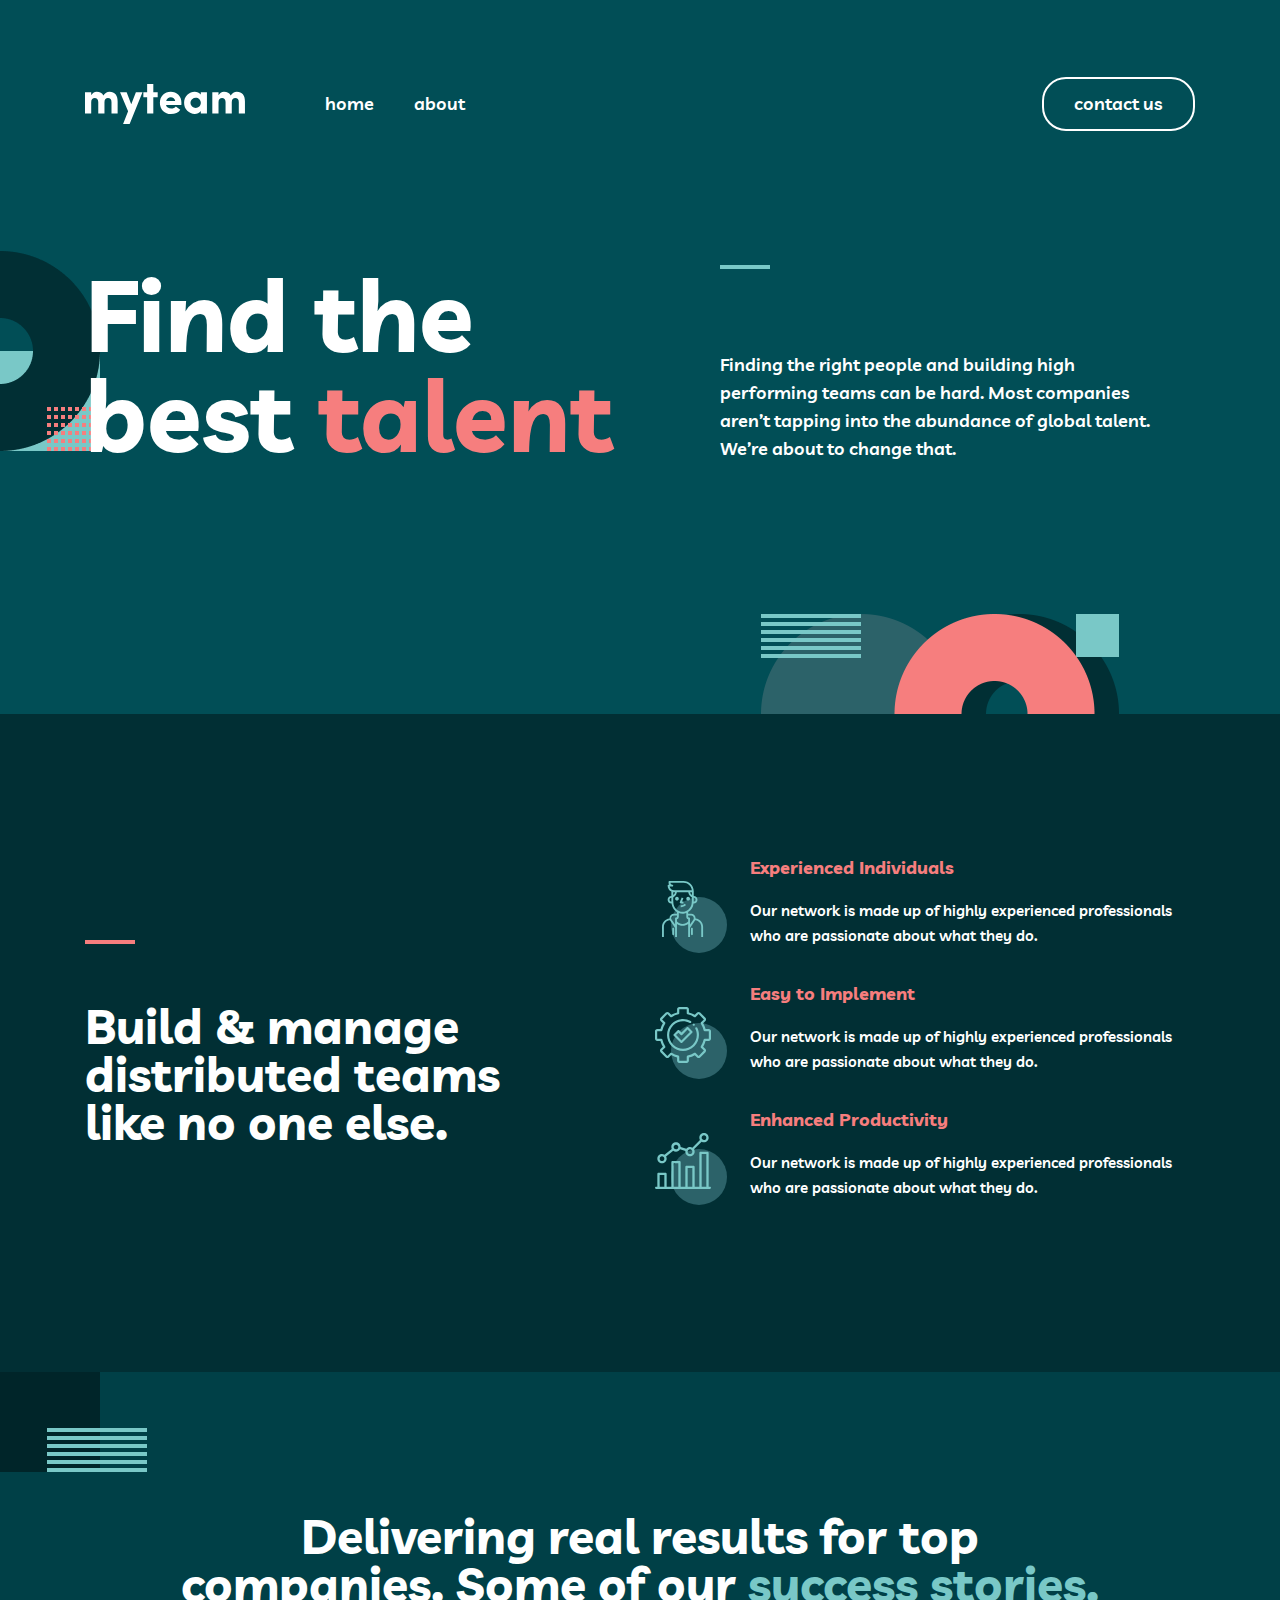
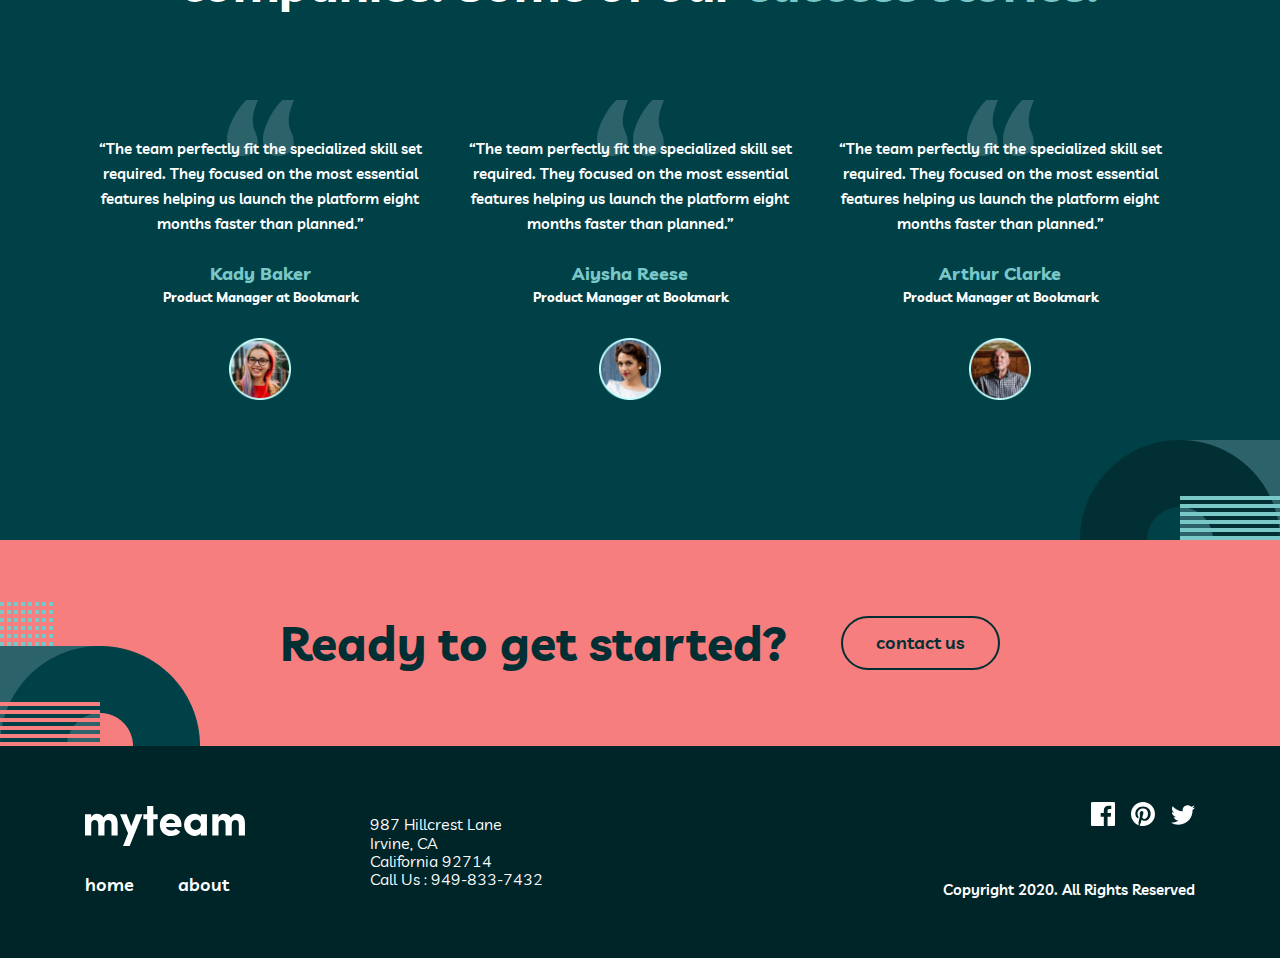
<file: index.html>
<!DOCTYPE html>
<html lang="en">
<head>
  <meta charset="UTF-8">
  <meta http-equiv="X-UA-Compatible" content="IE=edge">
  <meta name="viewport" content="width=device-width, initial-scale=1.0">
  <title>myteam</title>
  <link rel="stylesheet" href="./css/main.css">
</head>
<body>
  <header class="header">
    <div class="container">        
      <div class="header__iner">
        <a class="header__logo" href="./index.html"> <img src="./images/myteam.svg" alt="site logo" width="160" height="40"> </a>
        
        <nav class="menu">
          <ul class="menu__list">
            <li>
              <a class="menu__link" href="./index.html"> home </a>
            </li>
            <li>
              <a class="menu__link" href="./about.html"> about </a>
            </li>
          </ul>
        </nav>        
        <a class="header__link" href="#"> contact us </a> 
        <button class="header__burger-btn"  type="button">☰</button>       
      </div>
    </div>
    
  </header>
  
  <main class="main">
    <section class="hero">
      <div class="container">        
        <div class="hero__iner">
          <div class="hero__iner__box">
            <h1 class="hero__iner__box__tittle">
              Find the <br>  best <strong>talent </strong> 
            </h1>
          </div>
          <div class="hero__iner__text">
            <span class="hero__iner__text__top"></span>
            <p> Finding the right people and building high performing teams can be hard. Most companies aren’t tapping into the abundance of global talent. We’re about to change that. </p>
          </div>
        </div>
      </div>
    </section>
    
    <section class="main__section__bulid">
      <div class="container"> 
        <div class="main__section__bulid__box">        
          
          <div class="main__section__bulid__box__title">
            <span class="main__section__bulid__box__span"></span>
            <h2 class="main__section__bulid__box__title__item">
              Build & manage distributed teams like no one else.
            </h2>
          </div>
          
          <div class="main__section__bulid__box__text">
            
            <ul class="main__section__bulid__box__text__list">
              <li class="main__section__bulid__box__text__list__item">
                <div class="main__section__bulid__box__text__item">
                  <span class="main__section__bulid__box__text__item__text">
                    <strong class="main__section__bulid__box__text__item__text__strong">Experienced Individuals</strong>
                    Our network is made up of highly experienced professionals who are passionate about what they do.
                  </span>
                </div>
              </li>
              
              <li class="main__section__bulid__box__text__list__item">
                <div class="main__section__bulid__box__text__item">
                  <span class="main__section__bulid__box__text__item__text">
                    <strong class="main__section__bulid__box__text__item__text__strong">Easy to Implement</strong>
                    Our network is made up of highly experienced professionals who are passionate about what they do.
                  </span>
                </div>
              </li>
              <li class="main__section__bulid__box__text__list__item">
                <div class="main__section__bulid__box__text__item">
                  <span class="main__section__bulid__box__text__item__text">
                    <strong class="main__section__bulid__box__text__item__text__strong">Enhanced Productivity</strong>
                    Our network is made up of highly experienced professionals who are passionate about what they do.
                  </span>
                </div>
              </li>
            </ul>          
          </div>
        </div>
      </div>
    </section>
    
    
    <section class="main__section__results">
      <div class="container">
        <div class="main__section__results__box__header"> 
          <div class="main__section__results__iner">
            <h2 class="main__section__results__iner__tittle">
              Delivering real results for top companies. Some of our <strong> success stories. </strong>
            </h2>
          </div>
          <div class="main__section__results__box">
            
            
            <div class="main__section__results__box__item">
              <blockquote class="main__section__results__box__item__span">
                “The team perfectly fit the specialized skill set required. They focused on the most essential features helping us launch the platform eight months faster than planned.”
              </blockquote>
              <strong class="main__section__results__box__item__name">
                <strong> Kady Baker </strong>   
                Product Manager at Bookmark
              </strong>
              <img class="img" src="./images/Oval@2x.png" width="62" height="62" alt="Kady Baker">
            </div>
            
            <div class="main__section__results__box__item">
              <blockquote class="main__section__results__box__item__span">
                “The team perfectly fit the specialized skill set required. They focused on the most essential features helping us launch the platform eight months faster than planned.”
              </blockquote>
              <strong class="main__section__results__box__item__name">
                <strong> Aiysha Reese </strong>   
                Product Manager at Bookmark
              </strong>
              <img class="img" src="./images/bac@2x.png" width="62" height="62" alt="Kady Baker">
            </div>
            
            
            <div class="main__section__results__box__item">
              <blockquote class="main__section__results__box__item__span">
                “The team perfectly fit the specialized skill set required. They focused on the most essential features helping us launch the platform eight months faster than planned.”
              </blockquote>
              <strong class="main__section__results__box__item__name">
                <strong> Arthur Clarke </strong>   
                Product Manager at Bookmark
              </strong>
              <img class="img" src="./images/bag6@2x.png" width="62" height="62" alt="Kady Baker">
            </div>
            
          </div>
        </div>
        
      </div>
      
    </section>
    
    <section class="main__minisection">
      <div class="container">
        <div class="main__minisection__box">
          <h3 class="main__minisection__box__tittle">
            Ready to get started?
          </h3>
          <a class="main__minisection__box__link" href="#"> contact us </a>
        </div>
        
        
      </div>
      
      
    </section>
  </main>
  
  <footer class="footer">
    <div class="container">
      <div class="footer__iner">
        
        <div class="footer__right">
          <div class="footer__right__box">
            
            <a class="footer__img" href="#"> <img src="./images/myteam.svg" alt="site-logo"></a>
            
            <a class="footer-link" href="./index.html"> home</a>
            <a class="footer-link" href="#"> about</a>
          </div>
          
          <div class="footer__right__iner">
            <span class="footer__right__contakt">
              987  Hillcrest Lane <br> Irvine, CA <br> California 92714 <br> Call Us : 949-833-7432
            </span>
          </div>
          
        </div>
        
        <div class="footer__left">
          <ul class="footer__left-list  list">
            <li class="list__item">
              <a class="list__item__link" href=""> <img src="./images/face.svg" width="24" height="24" alt="facebook"> </a>
            </li>
            <li class="list__item">
              <a href="#"> <img src="./images/idic.svg" width="24" height="24" alt="idic"></a>
            </li>
            <li>
              <a href="#"> <img src="./images/twitter.svg" width="24" height="24" alt="idic"></a>
              
            </li>
          </ul>
          
          <span class="footer__left__text">
            Copyright 2020. All Rights Reserved
          </span>
          
        </div>
        
        
        
        
      </div>
    </div>
    
  </footer>
  
  
</body>
</html>
</file>
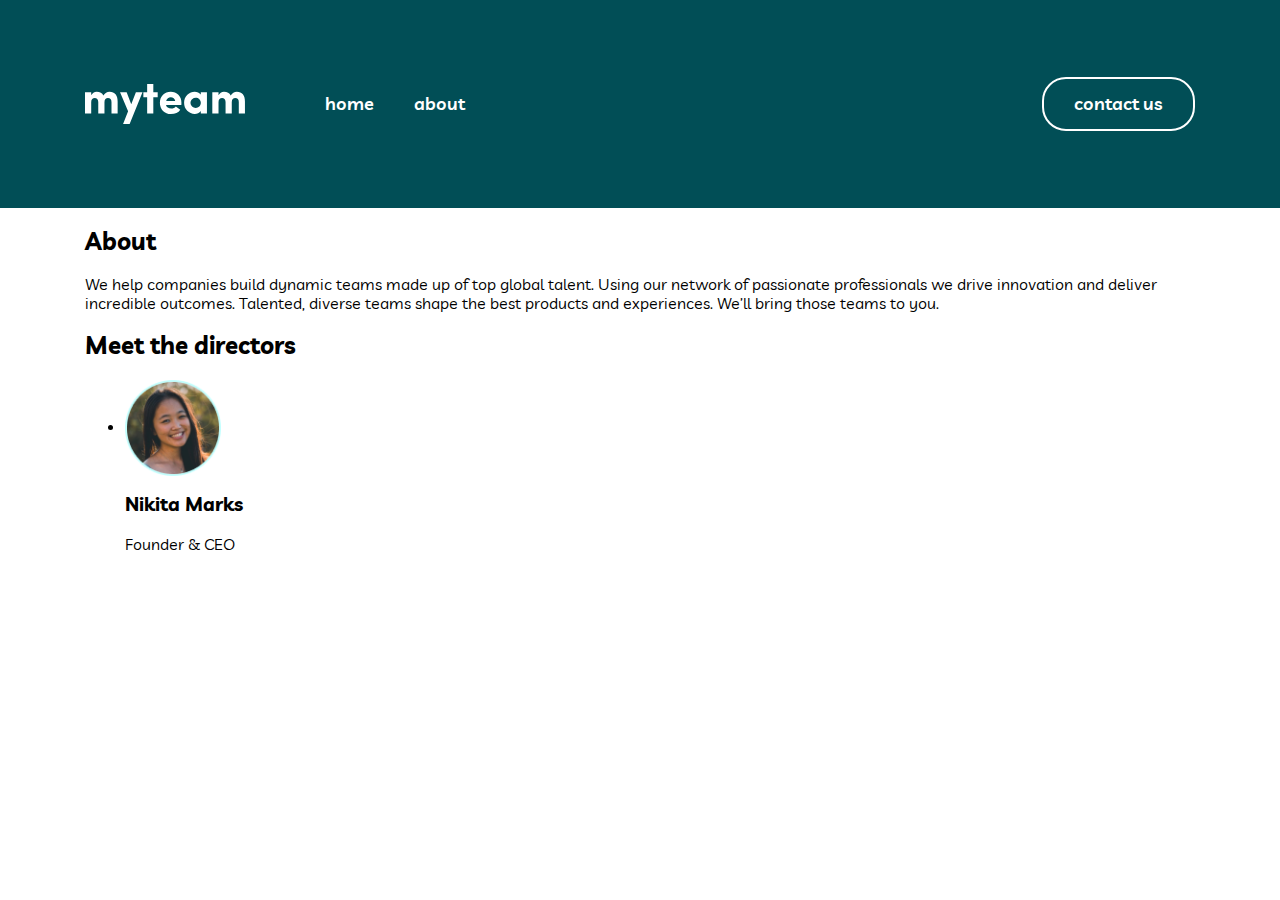
<file: about.html>
<!DOCTYPE html>
<html lang="en">
<head>
  <meta charset="UTF-8">
  <meta http-equiv="X-UA-Compatible" content="IE=edge">
  <meta name="viewport" content="width=device-width, initial-scale=1.0">
  <title>about</title>
  <link rel="stylesheet" href="./css/main.css">
  
</head>
<body>
  <header class="header">
    <div class="container">        
      <div class="header__iner">
        <a class="header__logo" href="./index.html"> <img src="./images/myteam.svg" alt="site logo" width="160" height="40"> </a>
        
        <nav class="menu">
          <ul class="menu__list">
            <li>
              <a class="menu__link" href="./index.html"> home </a>
            </li>
            <li>
              <a class="menu__link" href="./index.html"> about </a>
            </li>
          </ul>
        </nav>        
        <a class="header__link" href="#"> contact us </a> 
        <button class="header__burger-btn"  type="button">☰</button>       
      </div>
    </div>    
  </header>
  
  <main class="about">
    
    <section class="about__hero ">
      <div class="container">
        <div class="about__hero__iner">
          <div class="text-box">
            <h2 class="title">
              About
            </h2>
            <p class="text-box__item">
              We help companies build dynamic teams made up of top global talent. Using our network of passionate professionals we drive innovation and deliver incredible outcomes. Talented, diverse teams shape the best products and experiences. We’ll bring those teams to you.
            </p>
          </div>         
          
        </div>
      </div>
      
    </section>
    
    <section class="about__directors">
      <div class="container">
        <div class="directors">
          <h2 class="directors__text">
            Meet the directors
          </h2>
          
          <ul class="directors__list">
            <li class="directors__list__item">
              <img class="directors__list__item__img" src="./images/makita.png" width="96" height="96" alt="Nikita Marks">
              <h3 class="directors__list__item__name">
                Nikita Marks
              </h3>
              <p class="directors__list__item__tittle">
                Founder & CEO
              </p>
            </li>
            
          </ul>
          
        </div>
      </div>
      
    </section>
    
    
  </main>
  
  
  
</body>
</html>
</file>
<file: css/main.css>
@font-face {
  font-family: 'Livvic';
  font-style: normal;
  font-weight: 400;
  src: url("../fonts/livvic-v13-latin-regular.woff2") format("woff2"), url("../fonts/livvic-v13-latin-regular.woff") format("woff");
}

@font-face {
  font-family: 'Livvic';
  font-style: normal;
  font-weight: 600;
  src: url("../fonts/livvic-v13-latin-600.woff2") format("woff2"), url("../fonts/livvic-v13-latin-600.woff") format("woff");
}

@font-face {
  font-family: 'Livvic';
  font-style: normal;
  font-weight: 700;
  src: url("../fonts/livvic-v13-latin-700.woff2") format("woff2"), url("../fonts/livvic-v13-latin-700.woff") format("woff");
}

/*! normalize.css v8.0.1 | MIT License | github.com/necolas/normalize.css */
/* Document
   ========================================================================== */
/**
 * 1. Correct the line height in all browsers.
 * 2. Prevent adjustments of font size after orientation changes in iOS.
 */
html {
  line-height: 1.15;
  /* 1 */
  -webkit-text-size-adjust: 100%;
  /* 2 */
}

/* Sections
   ========================================================================== */
/**
 * Remove the margin in all browsers.
 */
body {
  margin: 0;
}

/**
 * Render the `main` element consistently in IE.
 */
main {
  display: block;
}

/**
 * Correct the font size and margin on `h1` elements within `section` and
 * `article` contexts in Chrome, Firefox, and Safari.
 */
h1 {
  font-size: 2em;
  margin: 0.67em 0;
}

/* Grouping content
   ========================================================================== */
/**
 * 1. Add the correct box sizing in Firefox.
 * 2. Show the overflow in Edge and IE.
 */
hr {
  -webkit-box-sizing: content-box;
          box-sizing: content-box;
  /* 1 */
  height: 0;
  /* 1 */
  overflow: visible;
  /* 2 */
}

/**
 * 1. Correct the inheritance and scaling of font size in all browsers.
 * 2. Correct the odd `em` font sizing in all browsers.
 */
pre {
  font-family: monospace, monospace;
  /* 1 */
  font-size: 1em;
  /* 2 */
}

/* Text-level semantics
   ========================================================================== */
/**
 * Remove the gray background on active links in IE 10.
 */
a {
  background-color: transparent;
}

/**
 * 1. Remove the bottom border in Chrome 57-
 * 2. Add the correct text decoration in Chrome, Edge, IE, Opera, and Safari.
 */
abbr[title] {
  border-bottom: none;
  /* 1 */
  text-decoration: underline;
  /* 2 */
  -webkit-text-decoration: underline dotted;
          text-decoration: underline dotted;
  /* 2 */
}

/**
 * Add the correct font weight in Chrome, Edge, and Safari.
 */
b,
strong {
  font-weight: bolder;
}

/**
 * 1. Correct the inheritance and scaling of font size in all browsers.
 * 2. Correct the odd `em` font sizing in all browsers.
 */
code,
kbd,
samp {
  font-family: monospace, monospace;
  /* 1 */
  font-size: 1em;
  /* 2 */
}

/**
 * Add the correct font size in all browsers.
 */
small {
  font-size: 80%;
}

/**
 * Prevent `sub` and `sup` elements from affecting the line height in
 * all browsers.
 */
sub,
sup {
  font-size: 75%;
  line-height: 0;
  position: relative;
  vertical-align: baseline;
}

sub {
  bottom: -0.25em;
}

sup {
  top: -0.5em;
}

/* Embedded content
   ========================================================================== */
/**
 * Remove the border on images inside links in IE 10.
 */
img {
  border-style: none;
}

/* Forms
   ========================================================================== */
/**
 * 1. Change the font styles in all browsers.
 * 2. Remove the margin in Firefox and Safari.
 */
button,
input,
optgroup,
select,
textarea {
  font-family: inherit;
  /* 1 */
  font-size: 100%;
  /* 1 */
  line-height: 1.15;
  /* 1 */
  margin: 0;
  /* 2 */
}

/**
 * Show the overflow in IE.
 * 1. Show the overflow in Edge.
 */
button,
input {
  /* 1 */
  overflow: visible;
}

/**
 * Remove the inheritance of text transform in Edge, Firefox, and IE.
 * 1. Remove the inheritance of text transform in Firefox.
 */
button,
select {
  /* 1 */
  text-transform: none;
}

/**
 * Correct the inability to style clickable types in iOS and Safari.
 */
button,
[type="button"],
[type="reset"],
[type="submit"] {
  -webkit-appearance: button;
}

/**
 * Remove the inner border and padding in Firefox.
 */
button::-moz-focus-inner,
[type="button"]::-moz-focus-inner,
[type="reset"]::-moz-focus-inner,
[type="submit"]::-moz-focus-inner {
  border-style: none;
  padding: 0;
}

/**
 * Restore the focus styles unset by the previous rule.
 */
button:-moz-focusring,
[type="button"]:-moz-focusring,
[type="reset"]:-moz-focusring,
[type="submit"]:-moz-focusring {
  outline: 1px dotted ButtonText;
}

/**
 * Correct the padding in Firefox.
 */
fieldset {
  padding: 0.35em 0.75em 0.625em;
}

/**
 * 1. Correct the text wrapping in Edge and IE.
 * 2. Correct the color inheritance from `fieldset` elements in IE.
 * 3. Remove the padding so developers are not caught out when they zero out
 *    `fieldset` elements in all browsers.
 */
legend {
  -webkit-box-sizing: border-box;
          box-sizing: border-box;
  /* 1 */
  color: inherit;
  /* 2 */
  display: table;
  /* 1 */
  max-width: 100%;
  /* 1 */
  padding: 0;
  /* 3 */
  white-space: normal;
  /* 1 */
}

/**
 * Add the correct vertical alignment in Chrome, Firefox, and Opera.
 */
progress {
  vertical-align: baseline;
}

/**
 * Remove the default vertical scrollbar in IE 10+.
 */
textarea {
  overflow: auto;
}

/**
 * 1. Add the correct box sizing in IE 10.
 * 2. Remove the padding in IE 10.
 */
[type="checkbox"],
[type="radio"] {
  -webkit-box-sizing: border-box;
          box-sizing: border-box;
  /* 1 */
  padding: 0;
  /* 2 */
}

/**
 * Correct the cursor style of increment and decrement buttons in Chrome.
 */
[type="number"]::-webkit-inner-spin-button,
[type="number"]::-webkit-outer-spin-button {
  height: auto;
}

/**
 * 1. Correct the odd appearance in Chrome and Safari.
 * 2. Correct the outline style in Safari.
 */
[type="search"] {
  -webkit-appearance: textfield;
  /* 1 */
  outline-offset: -2px;
  /* 2 */
}

/**
 * Remove the inner padding in Chrome and Safari on macOS.
 */
[type="search"]::-webkit-search-decoration {
  -webkit-appearance: none;
}

/**
 * 1. Correct the inability to style clickable types in iOS and Safari.
 * 2. Change font properties to `inherit` in Safari.
 */
::-webkit-file-upload-button {
  -webkit-appearance: button;
  /* 1 */
  font: inherit;
  /* 2 */
}

/* Interactive
   ========================================================================== */
/*
 * Add the correct display in Edge, IE 10+, and Firefox.
 */
details {
  display: block;
}

/*
 * Add the correct display in all browsers.
 */
summary {
  display: list-item;
}

/* Misc
   ========================================================================== */
/**
 * Add the correct display in IE 10+.
 */
template {
  display: none;
}

/**
 * Add the correct display in IE 10.
 */
[hidden] {
  display: none;
}

html {
  height: 100%;
  scroll-behavior: smooth;
}

*, *::before, *::after {
  -webkit-box-sizing: border-box;
          box-sizing: border-box;
}

body {
  display: -webkit-box;
  display: -ms-flexbox;
  display: flex;
  -webkit-box-orient: vertical;
  -webkit-box-direction: normal;
      -ms-flex-direction: column;
          flex-direction: column;
  height: 100%;
  margin: 0;
  padding: 0;
  font-family: "Livvic", sans-serif;
}

main {
  -webkit-box-flex: 1;
      -ms-flex-positive: 1;
          flex-grow: 1;
}

img {
  max-width: 100%;
  height: auto;
  vertical-align: middle;
  -o-object-fit: cover;
     object-fit: cover;
}

.visually-hidden {
  clip: rect(0 0 0 0);
  -webkit-clip-path: inset(50%);
          clip-path: inset(50%);
  height: 1px;
  overflow: hidden;
  position: absolute;
  white-space: nowrap;
  width: 1px;
}

.container {
  width: 100%;
  max-width: 1150px;
  margin: 0 auto;
  padding: 0 20px;
}

.header {
  background-color: #014E56;
}

.header__iner {
  display: -webkit-box;
  display: -ms-flexbox;
  display: flex;
  -webkit-box-align: center;
      -ms-flex-align: center;
          align-items: center;
  padding-top: 77px;
  padding-bottom: 77px;
}

.header__logo {
  margin-right: 80px;
}

.header__link {
  display: inline-block;
  margin-left: auto;
  max-width: 153px;
  padding: 11px;
  text-align: center;
  color: #fff;
  text-decoration: none;
  width: 100%;
  border: 2px solid #FFFFFF;
  border-radius: 24px;
  font-weight: 600;
  font-size: 18px;
  line-height: 28px;
}

.header__link:hover {
  background-color: #fff;
  color: #002529;
}

.menu {
  margin: 0;
  padding: 0;
}

.menu__list {
  display: -webkit-box;
  display: -ms-flexbox;
  display: flex;
  margin: 0;
  padding: 0;
  list-style: none;
}

.menu__list > li {
  margin-right: 40px;
}

.menu__link {
  text-decoration: none;
  font-weight: 600;
  font-size: 18px;
  line-height: 28px;
  color: #fff;
}

.menu__link:hover {
  color: #F67E7E;
}

.header__burger-btn {
  display: none;
  color: #fff;
  background-color: transparent;
  border: 0px;
  font-size: 24px;
}

.header__logo {
  margin-right: 80px;
}

@media only screen and (max-width: 845px) {
  .header__iner {
    padding: 64px 0;
  }
  .header__logo {
    margin-right: 48px;
  }
}

@media only screen and (max-width: 605px) {
  .header__logo {
    margin-right: auto;
  }
  .header__iner {
    padding-top: 48px;
    padding-bottom: 48px;
  }
  .menu {
    display: none;
  }
  .header__link {
    display: none;
  }
  .header__burger-btn {
    display: block;
    margin-left: auto;
  }
  .hero__iner__text__top {
    font-weight: 600;
    font-size: 15px;
    line-height: 28px;
  }
  .header__burger-btn {
    display: block;
  }
}

.main {
  background-color: #014E56;
}

.hero {
  position: relative;
  padding-top: 56px;
  padding-bottom: 250px;
  overflow: hidden;
  background-image: url(../images/back.png), url(../images/bottomback.png);
  background-size: 200px 200px, 358px 200px;
  background-repeat: no-repeat;
  background-position: calc(50% - 760px) calc(50% - 110px), calc(50% + 300px) calc(50% + 250px);
}

.hero__iner {
  display: -webkit-box;
  display: -ms-flexbox;
  display: flex;
  -webkit-box-align: center;
      -ms-flex-align: center;
          align-items: center;
}

.hero__iner__box {
  max-width: 635px;
  width: 100%;
}

.hero__iner__box__tittle {
  margin: 0;
  font-weight: 700;
  font-size: 100px;
  line-height: 100px;
  color: #FFFFFF;
}

.hero__iner__box__tittle > strong {
  color: #F67E7E;
}

.hero__iner__text {
  max-width: 445px;
  width: 100%;
  margin-right: 30px;
}

.hero__iner__text__top {
  display: inline-block;
  width: 50px;
  height: 4px;
  background: #79C8C7;
  margin-bottom: 79px;
}

.hero__iner__text > p {
  margin: 0;
  font-weight: 600;
  font-size: 18px;
  line-height: 28px;
  color: #FFFFFF;
  text-align: left;
}

@media only screen and (-webkit-min-device-pixel-ratio: 2), only screen and (min--moz-device-pixel-ratio: 2), only screen and (min-device-pixel-ratio: 2), only screen and (min-resolution: 192dpi), only screen and (min-resolution: 2dppx) {
  .hero::after {
    background-image: url(../images/back@2x.png);
  }
  .hero::before {
    background-image: url(../images/bottomback@2x.png);
  }
}

@media only screen and (max-width: 1350px) {
  .hero {
    background-image: url(../images/tabletbgtop.png), url(../images/tabletbgbot.png);
    background-position: left calc(50% - 110px), calc(50% + 300px) bottom;
    background-size: 100px 200px, 358px 100px;
  }
}

@media only screen and (max-width: 1061px) {
  .hero__iner__box__tittle {
    font-size: 90px;
    line-height: 90px;
    margin-right: 10px;
  }
  .hero__iner__text > p {
    font-size: 17px;
    line-height: 26px;
  }
}

@media only screen and (max-width: 1000px) {
  .hero__iner__box__tittle {
    font-size: 80px;
    line-height: 80px;
    margin-right: 10px;
  }
  .hero__iner__text > p {
    font-size: 16px;
    line-height: 26px;
  }
}

@media only screen and (max-width: 940px) {
  .hero {
    padding-top: 48px;
    padding-bottom: 250px;
  }
  .hero__iner__box__tittle {
    font-size: 70px;
    line-height: 70px;
    margin-right: 10px;
  }
  .hero__iner__text > p {
    font-size: 16px;
    line-height: 26px;
  }
}

@media only screen and (max-width: 851px) {
  .hero {
    padding-top: 56px;
    padding-bottom: 250px;
    background-image: url(../images/tabletbgbot.png);
    background-position: calc(50% + 00px) bottom;
    background-size: 358px 100px;
  }
  .hero__iner {
    max-width: 683px;
    text-align: center;
    margin-left: auto;
    margin-right: auto;
  }
  .hero__iner__text {
    text-align: center;
    margin-bottom: 0;
  }
  .hero__iner__text {
    text-align: center;
    max-width: 457px;
    font-size: 15px;
    line-height: 28px;
  }
  .hero__iner__box__tittle {
    text-align: center;
  }
  .hero__iner__text__top {
    font-weight: 700;
    font-size: 64px;
    line-height: 56px;
  }
  .hero__iner__box__tittle {
    margin-right: 20px;
  }
  .hero__iner {
    -webkit-box-orient: vertical;
    -webkit-box-direction: normal;
        -ms-flex-direction: column;
            flex-direction: column;
  }
  .hero__iner__box {
    margin-bottom: 20px;
  }
  .hero__iner__text__top {
    display: none;
    text-align: center;
  }
  .hero__iner__text {
    margin-right: 0px;
  }
  .hero__iner__text__top {
    text-align: center;
  }
  .hero__iner__text {
    text-align: center;
  }
  .hero__iner__text__top > p {
    font-size: 15px;
    line-height: 28px;
    text-align: center;
  }
}

@media only screen and (max-width: 605px) {
  .hero {
    padding-top: 32px;
    padding-bottom: 197px;
  }
  .hero__iner__box__tittle {
    font-weight: 700;
    font-size: 40px;
    line-height: 40px;
  }
  .hero__iner {
    max-width: 327px;
    text-align: center;
  }
  .hero__iner__text > p {
    text-align: center;
  }
  .hero__iner__text__top {
    text-align: center;
    font-weight: 600;
    font-size: 15px;
    line-height: 28px;
  }
}

@media only screen and (max-width: 426px) {
  .hero {
    padding-top: 56px;
    padding-bottom: 197px;
  }
  .hero::before {
    top: calc(50% + 270px);
    left: calc(50% - 180px);
  }
  .hero__iner {
    padding-top: 3px;
  }
  .hero__iner__box__tittle {
    font-weight: 700;
    font-size: 40px;
    line-height: 40px;
  }
  .hero__iner__text__top {
    text-align: center;
    font-weight: 600;
    font-size: 15px;
    line-height: 28px;
  }
}

@media only screen and (max-width: 376px) {
  .hero::before {
    top: calc(50% + 350px);
    left: calc(50% - 180px);
  }
}

@media only screen and (max-width: 400px) {
  .hero::before {
    top: calc(50% + 192px);
    left: calc(50% - 180px);
  }
}

@media only screen and (max-width: 280px) {
  .hero::before {
    top: calc(50% + 220px);
    left: calc(50% - 180px);
  }
}

.main__section__bulid {
  background-color: #012F34;
  background-image: url(../images/bacsec.png);
  background-repeat: no-repeat;
  background-size: 200px 244px;
  background-position: calc(50% + 758px) bottom;
}

.main__section__bulid__box {
  display: -webkit-box;
  display: -ms-flexbox;
  display: flex;
  -webkit-box-align: center;
      -ms-flex-align: center;
          align-items: center;
  padding: 140px 0;
  -webkit-box-pack: justify;
      -ms-flex-pack: justify;
          justify-content: space-between;
}

.main__section__bulid__box__text__list {
  list-style: none;
  margin: 0px;
  padding: 0px;
}

.main__section__bulid__box__text__list__item {
  width: 100%;
  max-width: 540px;
  display: -webkit-box;
  display: -ms-flexbox;
  display: flex;
  -webkit-box-align: center;
      -ms-flex-align: center;
          align-items: center;
}

.main__section__bulid__box__text__list__item::before {
  display: block;
  width: 72px;
  height: 72px;
  background-image: url(../images/sectop.svg);
  background-repeat: no-repeat;
  background-size: 72px;
  margin-right: 23px;
  content: "";
}

.main__section__bulid__box__span {
  display: inline-block;
  margin-bottom: 54px;
  max-width: 50px;
  width: 100%;
  background-color: #F67E7E;
  height: 4px;
}

.main__section__bulid__box__title {
  max-width: 445px;
}

.main__section__bulid__box__title__item {
  font-weight: 700;
  font-size: 48px;
  line-height: 48px;
  color: #fff;
  margin: 0;
}

.main__section__bulid__box__text__item {
  max-width: 445px;
  margin-bottom: 32px;
}

.main__section__bulid__box__text__item:nth-child(3) {
  margin-bottom: 0;
}

.main__section__bulid__box__text {
  max-width: 540px;
}

.main__section__bulid__box__text__item__text {
  position: relative;
  font-weight: 600;
  font-size: 15px;
  line-height: 25px;
  color: #FFFFFF;
}

.main__section__bulid__box__text__list__item:nth-child(2)::before {
  background-image: url(../images/seccen.svg);
}

.main__section__bulid__box__text__list__item:nth-child(3)::before {
  background-image: url(../images/secbot.svg);
}

.main__section__bulid__box__text__item__text__strong {
  display: block;
  font-weight: 700;
  font-size: 18px;
  line-height: 28px;
  color: #F67E7E;
  margin-bottom: 16px;
}

@media only screen and (max-width: 1100px) {
  .main__section__bulid {
    background-image: url(../images/bacsec.png);
    background-position: calc(50% + 548px) bottom;
  }
  .main__section__bulid__box__title {
    margin-right: 0px;
  }
}

@media only screen and (max-width: 1095px) {
  .main__section__bulid__box__text__list__item::before {
    margin-right: 10px;
  }
  .main__section__bulid__box__title {
    margin-right: 0px;
  }
  .main__section__bulid__box__text__item {
    max-width: 400px;
  }
}

@media only screen and (max-width: 1005px) {
  .main__section__bulid__box__title__item {
    font-size: 38px;
    line-height: 38px;
  }
}

@media only screen and (max-width: 971px) {
  .main__section__bulid__box__title__item {
    font-size: 38px;
    line-height: 38px;
  }
  .main__section__bulid__box__text__item {
    max-width: 360px;
  }
}

@media only screen and (max-width: 935px) {
  .main__section__bulid__box__title__item {
    font-size: 38px;
    line-height: 38px;
  }
  .main__section__bulid__box__text__item {
    max-width: 310px;
  }
  .main__section__bulid__box__text__item__text::before {
    left: calc(50% - 110px);
  }
}

@media only screen and (max-width: 875px) {
  .main__section__bulid {
    background-image: url(../images/bacsec.png);
    background-position: calc(50% + 425px) top;
  }
  .main__section__bulid__box__title {
    margin-right: 0px;
  }
  .main__section__bulid__box__text__list__item {
    max-width: 573px;
  }
  .main__section__bulid__box__text {
    margin-right: 0;
  }
  .main__section__bulid__box {
    -webkit-box-orient: vertical;
    -webkit-box-direction: normal;
        -ms-flex-direction: column;
            flex-direction: column;
    -webkit-box-pack: center;
        -ms-flex-pack: center;
            justify-content: center;
    padding: 100px 98px;
  }
  .main__section__bulid__box__span {
    margin-bottom: 32px;
  }
  .main__section__bulid__box__text__item {
    max-width: 385px;
  }
  .main__section__bulid__box__title__item {
    font-size: 32px;
    line-height: 32px;
    margin-bottom: 64px;
  }
  .main__section__bulid__box__text__item__text::before {
    left: calc(50% - 245px);
  }
}

@media only screen and (max-width: 851px) {
  .main__section__bulid__box {
    padding: 100px 78px;
  }
}

@media only screen and (max-width: 795px) {
  .main__section__bulid__box {
    padding: 100px 0px;
  }
}

@media only screen and (max-width: 795px) {
  .main__section__bulid__box {
    padding: 100px 50px;
  }
}

@media only screen and (max-width: 740px) {
  .main__section__bulid {
    background-image: url(../images/bacsec.png);
    background-position: calc(50% + 380px) top;
  }
  .main__section__bulid__box {
    padding: 100px 0px;
  }
}

@media only screen and (max-width: 720px) {
  .main__section__bulid {
    background-image: url(../images/bacsec.png);
    background-position: calc(50% + 380px) top;
  }
  .main__section__bulid__box {
    padding: 90px 0px;
  }
}

@media only screen and (max-width: 700px) {
  .main__section__bulid {
    background-image: url(../images/bacsec.png);
    background-position: calc(50% + 360px) top;
  }
  .main__section__bulid__box {
    padding: 90px 0px;
  }
}

@media only screen and (max-width: 670px) {
  .main__section__bulid {
    background-image: url(../images/bacsec.png);
    background-position: calc(50% + 340px) top;
  }
}

@media only screen and (max-width: 650px) {
  .main__section__bulid {
    background-image: url(../images/bacsec.png);
    background-position: calc(50% + 340px) top;
  }
}

@media only screen and (max-width: 630px) {
  .main__section__bulid {
    background-image: url(../images/bacsec.png);
    background-position: calc(50% + 340px) top;
  }
}

@media only screen and (max-width: 610px) {
  .main__section__bulid {
    background-image: url(../images/bacsec.png);
    background-position: calc(50% + 320px) top;
  }
}

@media only screen and (max-width: 600px) {
  .main__section__bulid {
    background-image: url(../images/bacsec.png);
    background-position: calc(50% + 300px) top;
  }
  .main__section__bulid__box__text {
    text-align: center;
  }
  .main__section__bulid__box__text__list__item {
    -webkit-box-orient: vertical;
    -webkit-box-direction: normal;
        -ms-flex-direction: column;
            flex-direction: column;
  }
  .main__section__bulid__box__text__list__item::before {
    margin-bottom: 16px;
  }
  .main__section__bulid__box__title {
    margin-right: auto;
    margin-bottom: 56px;
  }
  .main__section__bulid__box__title__item {
    max-width: 240px;
    margin-right: auto;
    margin-left: auto;
  }
  .main__section__bulid__box__text {
    margin-left: 0;
  }
  .main__section__bulid__box__text {
    max-width: 327px;
    width: 100%;
  }
  .main__section__bulid__box {
    padding: 64px 24px;
  }
  .main__section__bulid__box__text__item {
    margin-bottom: 48px;
  }
  .main__section__bulid__box__text__item__text::before {
    top: calc(50% - 160px);
    left: calc(50% - 50px);
  }
}

@media only screen and (max-width: 500px) {
  .main__section__bulid {
    background-image: url(../images/bacsec.png);
    background-position: calc(50% + 250px) top;
  }
  .main__section__bulid__box__title {
    margin-right: auto;
    margin-bottom: 56px;
  }
  .main__section__bulid__box__title__item {
    max-width: 240px;
    margin-right: auto;
    margin-left: auto;
  }
  .main__section__bulid__box__text {
    margin-left: 0;
  }
  .main__section__bulid__box__text {
    max-width: 327px;
    width: 100%;
  }
  .main__section__bulid__box {
    padding: 64px 0px;
  }
  .main__section__bulid__box__text__item {
    margin-bottom: 56px;
  }
}

@media only screen and (max-width: 410px) {
  .main__section__bulid {
    background-image: url(../images/bacsec.png);
    background-position: calc(50% + 205px) top;
  }
  .main__section__bulid__box__title {
    margin-right: auto;
    margin-bottom: 56px;
  }
  .main__section__bulid__box__title__item {
    max-width: 240px;
    margin-right: auto;
    margin-left: auto;
  }
  .main__section__bulid__box__text {
    margin-left: 0;
  }
  .main__section__bulid__box__text {
    max-width: 327px;
    width: 100%;
  }
  .main__section__bulid__box {
    padding: 64px 0px;
  }
}

.main__section__results {
  background-color: #004047;
  padding: 140px 0px;
  background-image: url(../images/bacbot.png), url(../images/bactop.png);
  background-repeat: no-repeat;
  background-size: 147px 100px, 200px 100px;
  background-position: calc(50% - 690px) top, calc(50% + 680px) bottom;
}

.main__section__results__iner {
  text-align: center;
  max-width: 932px;
  width: 100%;
  margin: 0 auto;
  margin-bottom: 92px;
}

.main__section__results__box__item {
  max-width: 350px;
  background-image: url(../images/skobka.png);
  background-repeat: no-repeat;
  background-size: 67px 56px;
  background-position: calc(50% - 0px) top;
}

.main__section__results__iner__tittle {
  margin: 0;
  font-weight: 700;
  font-size: 48px;
  line-height: 48px;
  color: #FFFFFF;
}

.main__section__results__iner__tittle > strong {
  color: #79C8C7;
}

.main__section__results__box {
  display: -webkit-box;
  display: -ms-flexbox;
  display: flex;
  -webkit-box-align: center;
      -ms-flex-align: center;
          align-items: center;
  -webkit-box-pack: justify;
      -ms-flex-pack: justify;
          justify-content: space-between;
}

.main__section__results__box__item {
  display: inline-block;
  max-width: 350px;
  padding-top: 36px;
  text-align: center;
}

.main__section__results__box__item__span {
  display: inline-block;
  font-weight: 600;
  font-size: 15px;
  line-height: 25px;
  color: #FFFFFF;
  margin: 0;
  margin-bottom: 24px;
}

.main__section__results__box__item__name {
  display: block;
  font-size: 13px;
  line-height: 18px;
  color: #FFFFFF;
  margin-bottom: 32px;
}

.img {
  display: block;
  margin-right: auto;
  margin-left: auto;
}

.main__section__results__box__item__name > strong {
  display: block;
  font-weight: 700;
  font-size: 18px;
  line-height: 28px;
  text-align: center;
  color: #79C8C7;
}

@media only screen and (max-width: 1391px) {
  .main__section__results__box__item {
    margin-right: 20px;
  }
  .main__section__results {
    background-position: left top, right bottom;
  }
}

@media only screen and (max-width: 1251px) {
  .main__section__results__box__item {
    margin-right: 20px;
  }
  .main__section__results__iner__tittle {
    font-size: 36px;
    line-height: 36px;
  }
  .main__section__results {
    background-position: left top, right bottom;
  }
}

@media only screen and (max-width: 851px) {
  .main__section__results__iner__tittle {
    font-size: 32px;
    line-height: 32px;
  }
  .main__section__results__box__header {
    max-width: 573px;
    margin-right: auto;
    margin-left: auto;
  }
  .main__section__results {
    padding: 100px 0px;
  }
  .main__section__results__box {
    -webkit-box-orient: vertical;
    -webkit-box-direction: normal;
        -ms-flex-direction: column;
            flex-direction: column;
  }
  .main__section__results__box__item {
    max-width: 573px;
    margin-right: 0;
    margin-bottom: 90px;
  }
}

@media only screen and (max-width: 541px) {
  .main__section__results__iner__tittle {
    font-size: 32px;
    line-height: 32px;
  }
  .main__section__results__box__header {
    max-width: 573px;
  }
  .main__section__results {
    padding: 140px 24px;
  }
  .main__section__results__box {
    -webkit-box-orient: vertical;
    -webkit-box-direction: normal;
        -ms-flex-direction: column;
            flex-direction: column;
  }
  .main__section__results__box__item {
    max-width: 327px;
    width: 100%;
    margin-right: 0;
    margin-bottom: 190px;
  }
  .main__section__results__box__item__name > strong::after {
    left: 130px;
  }
}

@media only screen and (max-width: 370px) {
  .main__section__results__box__item__name > strong::after {
    left: 110px;
  }
}

.main__minisection {
  background-color: #F67E7E;
  padding: 76px 260px;
  background-image: url(../../images/Group.png);
  background-repeat: no-repeat;
  background-size: 200px 144px;
  background-position: calc( 50% - 660px) bottom;
}

.main__minisection__box {
  max-width: 917px;
  width: 100%;
  margin: 0 auto;
  display: -webkit-box;
  display: -ms-flexbox;
  display: flex;
  -webkit-box-align: center;
      -ms-flex-align: center;
          align-items: center;
  -webkit-box-pack: justify;
      -ms-flex-pack: justify;
          justify-content: space-between;
}

.main__minisection__box__tittle {
  margin: 0;
  font-weight: 700;
  font-size: 48px;
  line-height: 48px;
  color: #012F34;
}

.main__minisection__box__link {
  display: inline-block;
  margin-left: auto;
  padding: 11px 33px;
  border: 2px solid #012F34;
  text-decoration: none;
  font-weight: 600;
  font-size: 18px;
  line-height: 28px;
  color: #012F34;
  border-radius: 30px;
}

.main__minisection__box__link:hover {
  background-color: #012F34;
  color: #fff;
}

@media only screen and (max-width: 1419px) {
  .main__minisection {
    background-position: left bottom;
  }
}

@media only screen and (max-width: 1250px) {
  .main__minisection {
    padding: 76px 230px;
  }
  .main__minisection__box__tittle {
    margin-right: 20px;
  }
}

@media only screen and (max-width: 1180px) {
  .main__minisection {
    padding: 76px 180px;
  }
}

@media only screen and (max-width: 1081px) {
  .main__minisection {
    padding: 76px 180px;
  }
  .main__minisection__box__tittle {
    font-size: 44px;
    line-height: 44px;
  }
}

@media only screen and (max-width: 1041px) {
  .main__minisection {
    padding: 76px 160px;
  }
  .main__minisection__box__tittle {
    font-size: 40px;
    line-height: 40px;
  }
  .main__minisection__box__link {
    margin-right: auto;
    margin-left: auto;
  }
}

@media only screen and (max-width: 960px) {
  .main__minisection {
    padding: 76px 140px;
  }
  .main__minisection__box__tittle {
    font-size: 38px;
    line-height: 38px;
  }
}

@media only screen and (max-width: 900px) {
  .main__minisection {
    padding: 76px 120px;
  }
  .main__minisection__box__tittle {
    font-size: 36px;
    line-height: 36px;
  }
}

@media only screen and (max-width: 851px) {
  .main__minisection {
    padding: 84px 97px;
    background-image: url(../images/Group.png);
    background-position: calc( 50% - 330px) calc(50% + 60px);
  }
  .main__minisection__box__tittle {
    font-size: 32px;
    line-height: 32px;
  }
}

@media only screen and (max-width: 851px) {
  .main__minisection {
    padding: 84px 97px;
    background-position: left calc(50% + 60px);
  }
}

@media only screen and (max-width: 755px) {
  .main__minisection {
    padding: 84px 80px;
    background-position: left calc(50% + 60px);
  }
}

@media only screen and (max-width: 715px) {
  .main__minisection {
    padding: 84px 60px;
    background-position: left calc(50% + 60px);
  }
}

@media only screen and (max-width: 675px) {
  .main__minisection {
    padding: 84px 45px;
    background-position: left calc(50% + 60px);
  }
}

@media only screen and (max-width: 675px) {
  .main__minisection {
    padding: 84px 40px;
    background-position: left calc(50% + 60px);
  }
}

@media only screen and (max-width: 635px) {
  .main__minisection {
    padding: 83px 24px;
    background-position: left calc(50% + 115px);
  }
  .main__minisection__box {
    text-align: center;
    -webkit-box-orient: vertical;
    -webkit-box-direction: normal;
        -ms-flex-direction: column;
            flex-direction: column;
    max-width: 327px;
  }
  .main__minisection__box__tittle {
    margin-right: 0px;
    margin-bottom: 24px;
  }
}

.footer {
  background-color: #002529;
  padding: 56px 0;
}

.footer__right {
  display: -webkit-box;
  display: -ms-flexbox;
  display: flex;
  -webkit-box-align: center;
      -ms-flex-align: center;
          align-items: center;
}

.footer__img {
  display: block;
  margin-bottom: 25px;
  margin-right: 125px;
}

.footer-link {
  text-decoration: none;
  color: #fff;
  font-weight: 600;
  font-size: 18px;
  line-height: 28px;
  margin-right: 40px;
}

.footer__iner {
  display: -webkit-box;
  display: -ms-flexbox;
  display: flex;
  -webkit-box-align: center;
      -ms-flex-align: center;
          align-items: center;
  -webkit-box-pack: justify;
      -ms-flex-pack: justify;
          justify-content: space-between;
}

.footer-link:nth-child(1) {
  margin-right: 0;
}

.footer__left__text {
  color: #fff;
  font-weight: 600;
  font-size: 15px;
  line-height: 25px;
}

.footer__right__contakt {
  color: #fff;
}

.list {
  list-style: none;
}

.list__item {
  margin-right: 16px;
}

.footer__left-list {
  margin: 0;
  padding: 0;
  display: -webkit-box;
  display: -ms-flexbox;
  display: flex;
  -webkit-box-align: center;
      -ms-flex-align: center;
          align-items: center;
  -webkit-box-pack: end;
      -ms-flex-pack: end;
          justify-content: end;
  margin-bottom: 51px;
}

@media only screen and (max-width: 851px) {
  .footer__iner {
    -webkit-box-orient: vertical;
    -webkit-box-direction: normal;
        -ms-flex-direction: column;
            flex-direction: column;
    margin-right: auto;
    margin-left: auto;
  }
  .footer__right {
    display: -webkit-box;
    display: -ms-flexbox;
    display: flex;
    max-width: 689px;
    width: 100%;
    margin-bottom: 32px;
  }
  .footer__right__iner {
    display: block;
    margin-left: auto;
  }
  .footer__left {
    display: -webkit-box;
    display: -ms-flexbox;
    display: flex;
    max-width: 689px;
    width: 100%;
  }
  .list {
    display: -webkit-box;
    display: -ms-flexbox;
    display: flex;
    margin-right: auto;
  }
}

@media only screen and (max-width: 605px) {
  .footer__iner {
    -webkit-box-orient: vertical;
    -webkit-box-direction: normal;
        -ms-flex-direction: column;
            flex-direction: column;
    text-align: center;
    margin-right: auto;
    margin-left: auto;
  }
  .footer__right {
    display: -webkit-box;
    display: -ms-flexbox;
    display: flex;
    max-width: 327px;
    width: 100%;
    -webkit-box-orient: vertical;
    -webkit-box-direction: normal;
        -ms-flex-direction: column;
            flex-direction: column;
    margin-bottom: 40px;
  }
  .footer__img {
    margin-right: auto;
    margin-left: auto;
    display: block;
  }
  .footer__right__box {
    margin-bottom: 24px;
  }
  .footer__right__iner {
    display: block;
    margin-left: auto;
    margin-right: auto;
  }
  .footer__left {
    display: -webkit-box;
    display: -ms-flexbox;
    display: flex;
    -webkit-box-orient: vertical;
    -webkit-box-direction: normal;
        -ms-flex-direction: column;
            flex-direction: column;
    max-width: 327px;
    width: 100%;
  }
  .list {
    display: -webkit-box;
    display: -ms-flexbox;
    display: flex;
    margin-right: auto;
    margin-left: auto;
  }
}
/*# sourceMappingURL=main.css.map */
</file>
